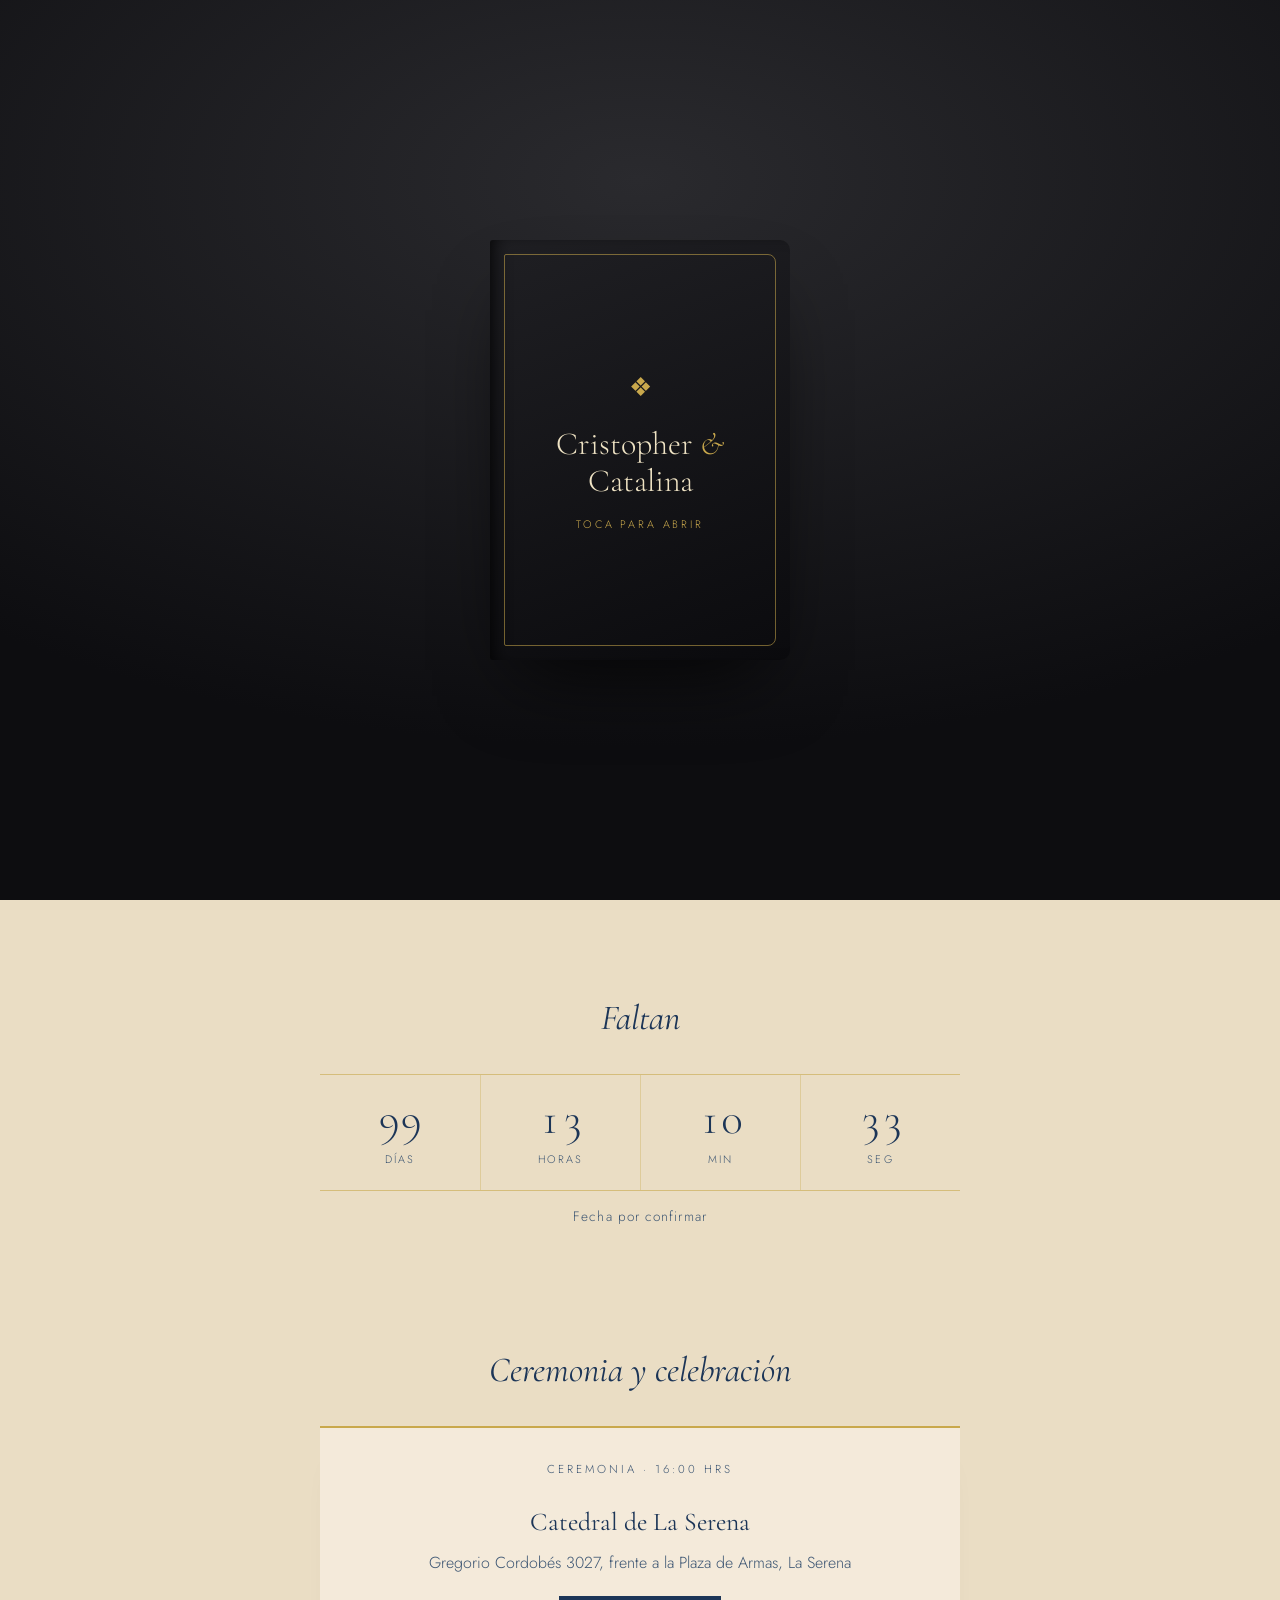
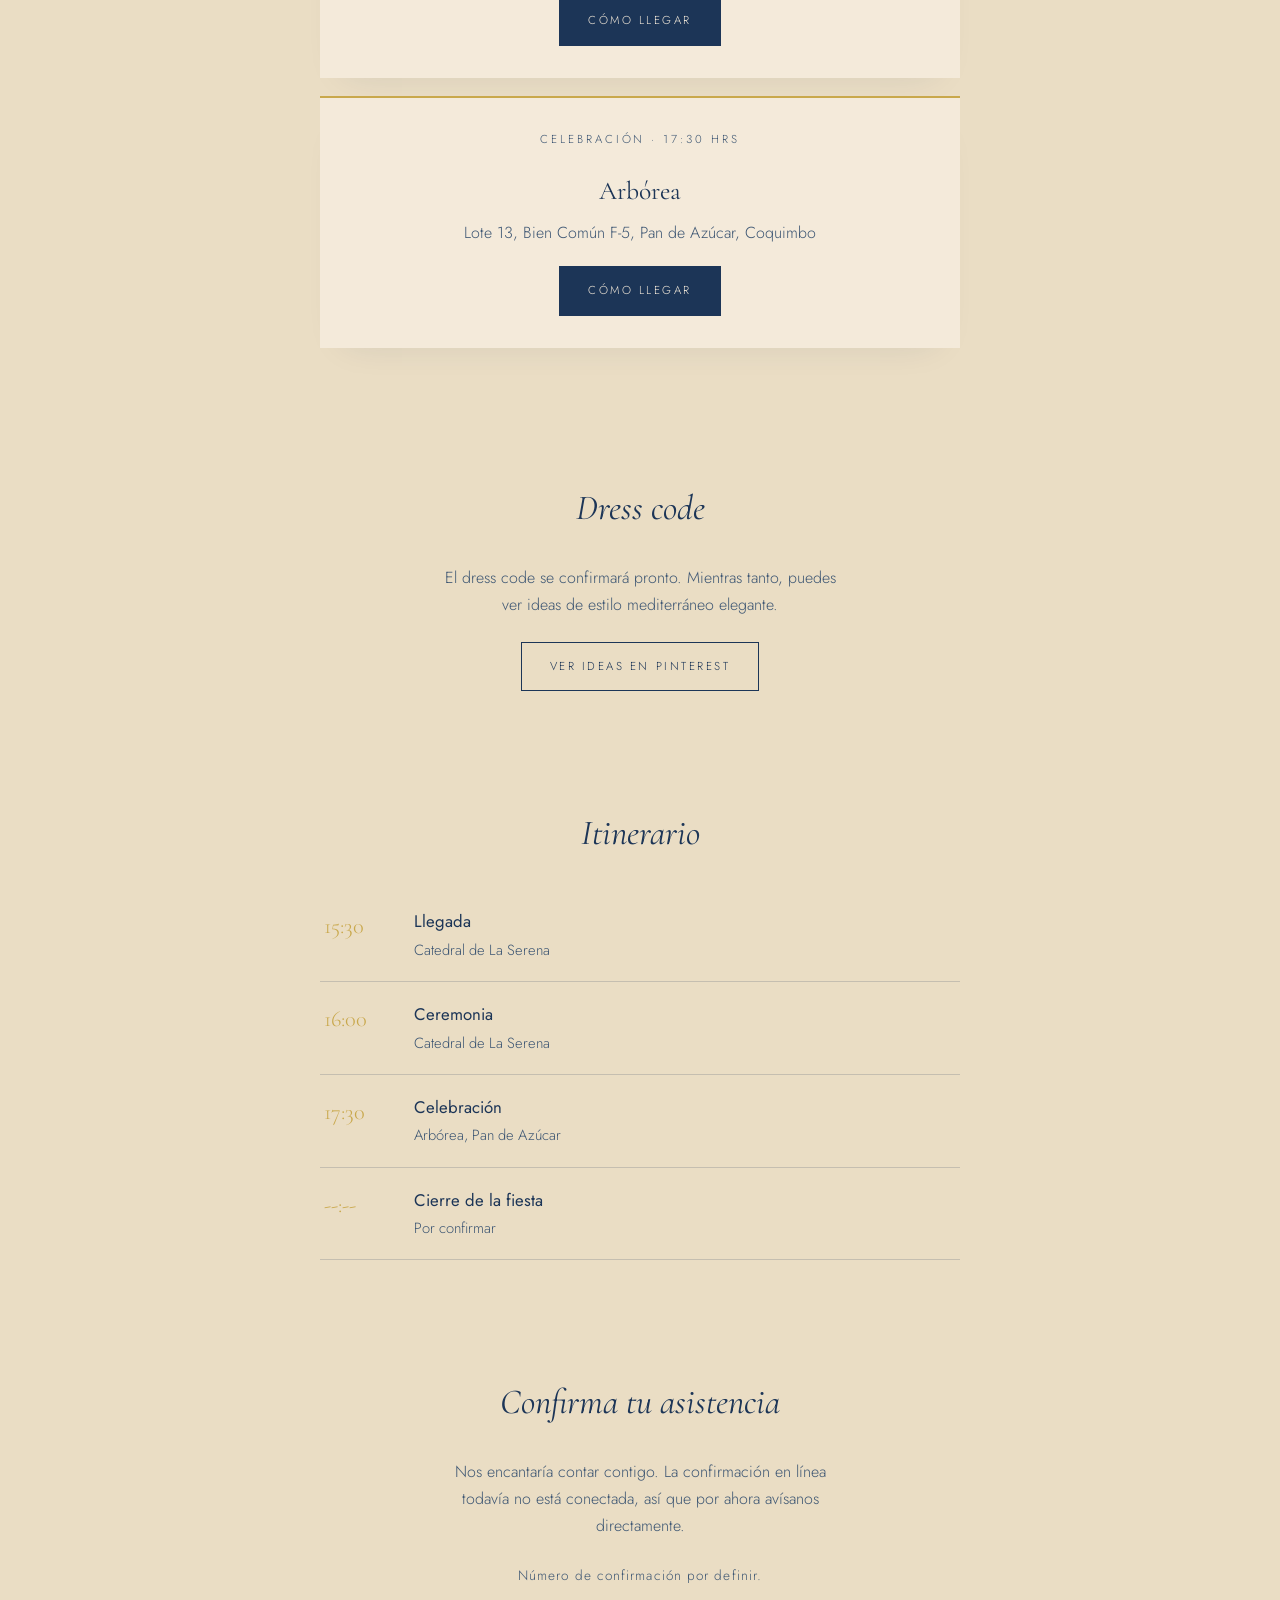
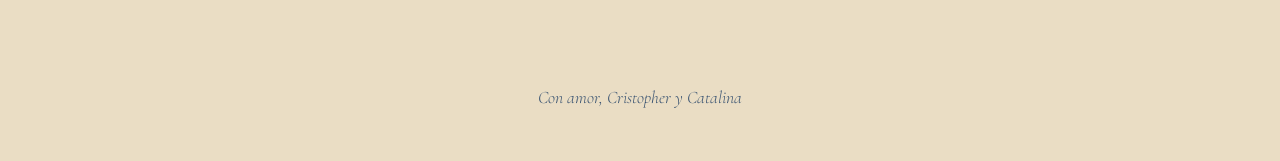
<file: invitacion/index.html>
<!doctype html>
<html lang="es">
<head>
  <meta charset="utf-8">
  <meta name="viewport" content="width=device-width, initial-scale=1">
  <title>Cristopher & Catalina · Boda</title>
  <meta name="description" content="Invitación de boda de Cristopher y Catalina: ceremonia, celebración, dress code e itinerario.">
  <link rel="preconnect" href="https://fonts.googleapis.com">
  <link rel="preconnect" href="https://fonts.gstatic.com" crossorigin>
  <link rel="stylesheet" href="https://fonts.googleapis.com/css2?family=Cormorant+Garamond:ital,wght@0,400;0,500;1,400;1,500&family=Jost:wght@300;400&display=swap">
  <link rel="stylesheet" href="styles.css">
</head>
<body>

  <!-- Libro negro: se abre y muestra la invitación -->
  <div class="libro" id="libro">
    <button class="libro__tapa" id="abrirLibro" type="button" aria-label="Abrir la invitación">
      <span class="libro__ornamento" aria-hidden="true">&#10070;</span>
      <span class="libro__titulo">Cristopher <em>&amp;</em> Catalina</span>
      <span class="libro__hint">Toca para abrir</span>
    </button>
  </div>

  <!-- Portada -->
  <header class="portada" id="inicio">
    <div class="portada__contenido">
      <p class="etiqueta anim" style="--d:.1s">Nos casamos</p>
      <h1 class="portada__nombres anim" style="--d:.3s">
        <span>Cristopher</span>
        <em>&amp;</em>
        <span>Catalina</span>
      </h1>
      <p class="portada__fecha anim" style="--d:.6s">Ceremonia 16:00 hrs · Celebración 17:30 hrs</p>
      <a class="portada__ir anim" style="--d:.8s" href="#ceremonia">Ver detalles</a>
    </div>
  </header>

  <main>

    <!-- Cuenta regresiva -->
    <section class="bloque bloque--centro reveal" aria-labelledby="t-cuenta">
      <h2 id="t-cuenta" class="titulo">Faltan</h2>
      <div class="cuenta" id="cuenta" role="timer" aria-label="Cuenta regresiva">
        <div><span data-k="dias">--</span><small>días</small></div>
        <div><span data-k="horas">--</span><small>horas</small></div>
        <div><span data-k="minutos">--</span><small>min</small></div>
        <div><span data-k="segundos">--</span><small>seg</small></div>
      </div>
      <p class="nota">Fecha por confirmar</p>
    </section>

    <!-- Ceremonia y celebración -->
    <section class="bloque" id="ceremonia" aria-labelledby="t-ceremonia">
      <h2 id="t-ceremonia" class="titulo reveal">Ceremonia y celebración</h2>

      <article class="lugar reveal">
        <p class="etiqueta">Ceremonia · 16:00 hrs</p>
        <h3>Catedral de La Serena</h3>
        <p>Gregorio Cordobés 3027, frente a la Plaza de Armas, La Serena</p>
        <a class="boton" target="_blank" rel="noopener"
           href="https://www.google.com/maps/search/?api=1&amp;query=Catedral+de+La+Serena+Gregorio+Cordobes+3027">Cómo llegar</a>
      </article>

      <article class="lugar reveal">
        <p class="etiqueta">Celebración · 17:30 hrs</p>
        <h3>Arbórea</h3>
        <p>Lote 13, Bien Común F-5, Pan de Azúcar, Coquimbo</p>
        <a class="boton" target="_blank" rel="noopener"
           href="https://www.google.com/maps/search/?api=1&amp;query=Lote+13+Bien+Comun+F-5+Pan+de+Azucar+Coquimbo">Cómo llegar</a>
      </article>
    </section>

    <!-- Dress code -->
    <section class="bloque" aria-labelledby="t-dresscode">
      <h2 id="t-dresscode" class="titulo reveal">Dress code</h2>
      <p class="texto reveal">El dress code se confirmará pronto. Mientras tanto, puedes ver ideas de estilo mediterráneo elegante.</p>
      <div class="acciones reveal">
        <a class="boton boton--suave" target="_blank" rel="noopener"
           href="https://www.pinterest.com/search/pins/?q=vestimenta%20boda%20mediterranea%20elegante">Ver ideas en Pinterest</a>
      </div>
    </section>

    <!-- Itinerario -->
    <section class="bloque" aria-labelledby="t-itinerario">
      <h2 id="t-itinerario" class="titulo reveal">Itinerario</h2>
      <ol class="itinerario">
        <li class="reveal"><time>15:30</time><div><strong>Llegada</strong><span>Catedral de La Serena</span></div></li>
        <li class="reveal"><time>16:00</time><div><strong>Ceremonia</strong><span>Catedral de La Serena</span></div></li>
        <li class="reveal"><time>17:30</time><div><strong>Celebración</strong><span>Arbórea, Pan de Azúcar</span></div></li>
        <li class="reveal"><time>--:--</time><div><strong>Cierre de la fiesta</strong><span>Por confirmar</span></div></li>
      </ol>
    </section>

    <!-- Confirmación -->
    <section class="bloque bloque--centro" aria-labelledby="t-rsvp">
      <h2 id="t-rsvp" class="titulo reveal">Confirma tu asistencia</h2>
      <p class="texto reveal">Nos encantaría contar contigo. La confirmación en línea todavía no está conectada, así que por ahora avísanos directamente.</p>
      <p class="nota reveal">Número de confirmación por definir.</p>
    </section>

  </main>

  <footer class="pie">
    <p>Con amor, Cristopher y Catalina</p>
  </footer>

  <script src="script.js"></script>
</body>
</html>
</file>
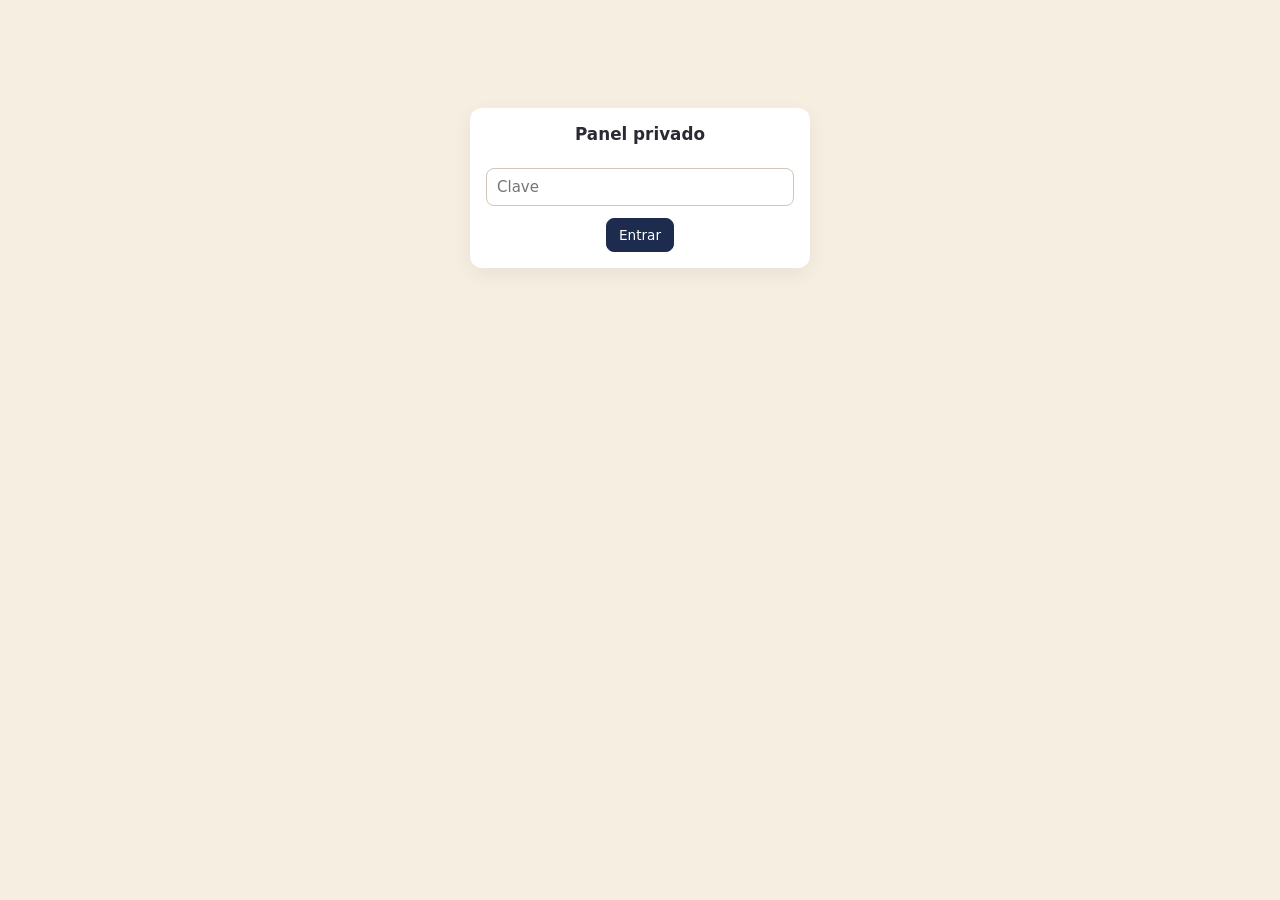
<file: invitacion/admin.html>
<!doctype html>
<html lang="es">
<head>
  <meta charset="utf-8">
  <meta name="viewport" content="width=device-width, initial-scale=1">
  <meta name="robots" content="noindex, nofollow">
  <title>Panel privado · Boda</title>
  <style>
    :root { --azul:#1d2b4f; --oro:#c9a45c; --papel:#f6efe1; --tinta:#2a2a33; --sello:#a8432f; --verde:#4f7a4a; }
    * { box-sizing: border-box; }
    body { margin:0; font-family: system-ui, -apple-system, "Segoe UI", sans-serif; background:var(--papel); color:var(--tinta); font-size:15px; }
    [hidden] { display:none !important; }
    header { background:var(--azul); color:var(--oro); padding:16px; display:flex; justify-content:space-between; align-items:center; flex-wrap:wrap; gap:8px; }
    header h1 { font-size:1.1rem; margin:0; font-family:Georgia, serif; font-weight:normal; letter-spacing:.05em; }
    main { max-width:960px; margin:0 auto; padding:16px; display:grid; gap:20px; }
    section { background:#fff; border-radius:12px; padding:16px; box-shadow:0 6px 20px rgba(0,0,0,.06); }
    h2 { margin:0 0 12px; font-size:1.05rem; }
    .resumen { display:grid; grid-template-columns:repeat(auto-fit, minmax(130px,1fr)); gap:10px; }
    .tarjeta-num { background:var(--papel); border-radius:10px; padding:12px; text-align:center; }
    .tarjeta-num strong { display:block; font-size:1.6rem; font-family:Georgia, serif; }
    .tarjeta-num small { opacity:.7; }
    .cuenta { display:grid; grid-template-columns:repeat(4,1fr); gap:8px; text-align:center; }
    .cuenta span { display:block; font-size:1.5rem; font-variant-numeric:tabular-nums; font-family:Georgia, serif; }
    .cuenta small { font-size:.7rem; text-transform:uppercase; letter-spacing:.08em; opacity:.7; }
    form.nuevo { display:grid; grid-template-columns:repeat(auto-fit, minmax(150px,1fr)); gap:8px; align-items:end; }
    label { display:grid; gap:4px; font-size:.8rem; }
    input, select, textarea { font:inherit; padding:9px 10px; border:1px solid #cfc6b3; border-radius:8px; background:#fff; color:var(--tinta); width:100%; }
    button, .btn { font:inherit; cursor:pointer; padding:8px 12px; border-radius:8px; border:1px solid var(--azul); background:var(--azul); color:#fff; text-decoration:none; display:inline-block; font-size:.85rem; }
    button.sec, .btn.sec { background:#fff; color:var(--azul); }
    button.wa, .btn.wa { background:var(--verde); border-color:var(--verde); }
    button.peligro { background:#fff; color:var(--sello); border-color:var(--sello); }
    table { width:100%; border-collapse:collapse; font-size:.9rem; }
    th, td { text-align:left; padding:8px 6px; border-bottom:1px solid #eee; vertical-align:top; }
    th { font-size:.72rem; text-transform:uppercase; letter-spacing:.06em; opacity:.6; }
    .estado { display:inline-block; padding:2px 8px; border-radius:99px; font-size:.75rem; }
    .estado--pendiente { background:#f3e7c9; color:#7a5a12; }
    .estado--si { background:#dcebd6; color:var(--verde); }
    .estado--no { background:#f3d7cf; color:var(--sello); }
    .acciones { display:flex; gap:6px; flex-wrap:wrap; }
    .lista { display:grid; gap:8px; }
    .item { background:var(--papel); border-radius:8px; padding:10px 12px; }
    .item small { opacity:.7; }
    .aviso { font-size:.85rem; opacity:.8; margin:8px 0 0; }
    .login { max-width:340px; margin:12vh auto; text-align:center; }
    .login input { margin:12px 0; }
    .tabla-wrap { overflow-x:auto; }
    @media (max-width:640px) { .cuenta { grid-template-columns:repeat(2,1fr); } }
  </style>
</head>
<body>

  <!-- Acceso simple: protege la vista en este navegador, no es seguridad real -->
  <section class="login" id="login" hidden>
    <h2>Panel privado</h2>
    <input id="clave" type="password" placeholder="Clave">
    <button id="entrar" type="button">Entrar</button>
    <p class="aviso" id="claveError" hidden>Clave incorrecta.</p>
  </section>

  <div id="panel" hidden>
    <header>
      <h1>Invitados · Cristopher &amp; Catalina</h1>
      <div class="cuenta" id="cuenta" role="timer" aria-label="Cuenta regresiva">
        <div><span data-k="dias">00</span><small>días</small></div>
        <div><span data-k="horas">00</span><small>horas</small></div>
        <div><span data-k="minutos">00</span><small>min</small></div>
        <div><span data-k="segundos">00</span><small>seg</small></div>
      </div>
    </header>

    <main>
      <section aria-labelledby="t-resumen">
        <h2 id="t-resumen">Resumen</h2>
        <div class="resumen">
          <div class="tarjeta-num"><strong id="nTotal">0</strong><small>invitados</small></div>
          <div class="tarjeta-num"><strong id="nSi">0</strong><small>confirmados</small></div>
          <div class="tarjeta-num"><strong id="nNo">0</strong><small>no asisten</small></div>
          <div class="tarjeta-num"><strong id="nPend">0</strong><small>sin responder</small></div>
          <div class="tarjeta-num"><strong id="nPases">0</strong><small>pases confirmados</small></div>
        </div>
      </section>

      <section aria-labelledby="t-nuevo">
        <h2 id="t-nuevo">Agregar invitado o familia</h2>
        <form class="nuevo" id="formNuevo">
          <label>Nombre o familia<input name="nombre" required maxlength="80" placeholder="Familia Pérez"></label>
          <label>Pases<select name="pases"><option>1</option><option>2</option><option>3</option><option>4</option></select></label>
          <label>WhatsApp (con código país)<input name="telefono" inputmode="tel" placeholder="56912345678"></label>
          <button type="submit">Agregar</button>
        </form>
        <p class="aviso" id="avisoNuevo" hidden></p>
      </section>

      <section aria-labelledby="t-lista">
        <h2 id="t-lista">Invitados</h2>
        <div class="tabla-wrap">
          <table>
            <thead><tr><th>Invitado</th><th>Pases</th><th>Estado</th><th>Enlace y envío</th></tr></thead>
            <tbody id="filas"></tbody>
          </table>
        </div>
        <p class="aviso">El enlace de cada invitado lleva su nombre y sus pases. Usa "WhatsApp" para enviarlo, o "Recordar" a quienes aún no responden.</p>
      </section>

      <section aria-labelledby="t-alergias">
        <h2 id="t-alergias">Alergias y restricciones</h2>
        <div class="lista" id="listaAlergias"></div>
      </section>

      <section aria-labelledby="t-mensajes">
        <h2 id="t-mensajes">Mensajes de felicidades</h2>
        <div class="lista" id="listaMensajes"></div>
      </section>

      <section aria-labelledby="t-exp">
        <h2 id="t-exp">Datos</h2>
        <div class="acciones">
          <button id="actualizar" type="button">Actualizar respuestas</button>
          <button class="sec" id="exportar" type="button">Exportar respaldo (JSON)</button>
          <button class="peligro" id="borrarTodo" type="button">Borrar todo</button>
        </div>
        <p class="aviso">Los datos se guardan solo en este navegador. Para ver respuestas de todos los invitados desde cualquier dispositivo se necesita un backend.</p>
      </section>
    </main>
  </div>

  <script>
    (() => {
      // ---------- Configuración ----------
      // URL de la aplicación web de Google Apps Script (ver apps-script/Code.gs).
      // Con endpoint configurado, la clave que escribes al entrar es el TOKEN_ADMIN del script.
      const ENDPOINT_RSVP = '';
      const FECHA_BODA = new Date('2027-03-14T16:00:00-03:00');
      const DATOS = 'admin-boda-invitados';
      const RSVP = 'pasaporte-boda-rsvp';

      const $ = (id) => document.getElementById(id);
      const escapar = (t) => String(t ?? '').replace(/[&<>"']/g, (c) => ({ '&':'&amp;','<':'&lt;','>':'&gt;','"':'&quot;',"'":'&#39;' }[c]));
      const leer = (k, d) => { try { return JSON.parse(localStorage.getItem(k)) ?? d; } catch (_) { return d; } };
      const guardar = (k, v) => { try { localStorage.setItem(k, JSON.stringify(v)); } catch (_) {} };

      // ---------- Acceso ----------
      // ---------- Acceso ----------
      let respuestasRemotas = null;
      let token = '';

      async function cargarRemotas(clave) {
        const r = await fetch(`${ENDPOINT_RSVP}?token=${encodeURIComponent(clave)}`);
        const j = await r.json();
        if (j.error) throw new Error(j.error);
        return j.respuestas;
      }

      async function entrar(clave) {
        if (ENDPOINT_RSVP) {
          respuestasRemotas = await cargarRemotas(clave); // lanza error si la clave no sirve
          token = clave;
        }
        try { sessionStorage.setItem('admin-ok', '1'); } catch (_) {}
        mostrarPanel();
      }

      $('entrar').addEventListener('click', () => {
        entrar($('clave').value).catch(() => { $('claveError').hidden = false; });
      });
      $('clave').addEventListener('keydown', (e) => { if (e.key === 'Enter') $('entrar').click(); });

      // Sin endpoint, el panel solo muestra datos de este navegador
      if (!ENDPOINT_RSVP && sessionStorage.getItem('admin-ok') === '1') mostrarPanel();
      else $('login').hidden = false;

      function mostrarPanel() {
        $('login').hidden = true;
        $('panel').hidden = false;
        render();
        actualizarCuenta();
        setInterval(actualizarCuenta, 1000);
      }

      async function refrescar() {
        if (!ENDPOINT_RSVP) return render();
        try { respuestasRemotas = await cargarRemotas(token); render(); }
        catch (_) { $('avisoNuevo').textContent = 'No se pudieron cargar las respuestas.'; $('avisoNuevo').hidden = false; }
      }
      $('actualizar').addEventListener('click', refrescar);

      // ---------- Datos ----------
      let invitados = leer(DATOS, []);
      const guardarInvitados = () => guardar(DATOS, invitados);
      const respuestas = () => respuestasRemotas || leer(RSVP, []);

      // Estado de cada invitado según sus respuestas (por campo "invitado")
      function estadoDe(inv) {
        const r = respuestas().filter((x) => x.invitado === inv.id).slice(-1)[0];
        if (!r) return { estado: 'pendiente' };
        return { estado: r.asiste ? 'si' : 'no', respuesta: r };
      }

      // ---------- Enlaces y mensajes ----------
      function enlaceDe(inv) {
        const base = location.href.replace(/admin\.html.*$/, 'index.html');
        const q = new URLSearchParams({ inv: inv.id, para: inv.nombre, pases: inv.pases });
        return `${base}?${q.toString()}`;
      }
      function mensajeInvitacion(inv) {
        return `Hola ${inv.nombre}, con mucho cariño te invitamos a nuestra boda. Abre tu pasaporte personalizado aquí: ${enlaceDe(inv)}`;
      }
      function mensajeRecordatorio(inv) {
        return `Hola ${inv.nombre}, te recordamos confirmar tu asistencia a nuestra boda. Tu pasaporte: ${enlaceDe(inv)}`;
      }
      function linkWhatsApp(inv, texto) {
        const tel = (inv.telefono || '').replace(/\D/g, '');
        const destino = tel ? `https://wa.me/${tel}` : 'https://wa.me/';
        return `${destino}?text=${encodeURIComponent(texto)}`;
      }

      // ---------- Render ----------
      function render() {
        const filas = invitados.map((inv) => {
          const { estado } = estadoDe(inv);
          const etiqueta = { pendiente: 'Pendiente', si: 'Asiste', no: 'No asiste' }[estado];
          const puedeRecordar = estado === 'pendiente';
          return `
            <tr>
              <td><strong>${escapar(inv.nombre)}</strong><br><small>${escapar(inv.telefono || 'sin teléfono')}</small></td>
              <td>${inv.pases}</td>
              <td><span class="estado estado--${estado}">${etiqueta}</span></td>
              <td>
                <div class="acciones">
                  <a class="btn wa" target="_blank" rel="noopener" href="${linkWhatsApp(inv, mensajeInvitacion(inv))}">WhatsApp</a>
                  ${puedeRecordar ? `<a class="btn sec" target="_blank" rel="noopener" href="${linkWhatsApp(inv, mensajeRecordatorio(inv))}">Recordar</a>` : ''}
                  <button class="sec" data-copiar="${escapar(inv.id)}" type="button">Copiar enlace</button>
                  <button class="peligro" data-borrar="${escapar(inv.id)}" type="button">Quitar</button>
                </div>
              </td>
            </tr>`;
        }).join('');
        $('filas').innerHTML = filas || '<tr><td colspan="4">Aún no hay invitados. Agrega el primero arriba.</td></tr>';

        const conEstado = invitados.map((inv) => ({ inv, ...estadoDe(inv) }));
        const si = conEstado.filter((x) => x.estado === 'si');
        $('nTotal').textContent = invitados.length;
        $('nSi').textContent = si.length;
        $('nNo').textContent = conEstado.filter((x) => x.estado === 'no').length;
        $('nPend').textContent = conEstado.filter((x) => x.estado === 'pendiente').length;
        $('nPases').textContent = si.reduce((n, x) => n + (x.respuesta.personas || 0), 0);

        const todas = respuestas();
        const conAlergia = todas.filter((r) => r.alergias);
        $('listaAlergias').innerHTML = conAlergia.length
          ? conAlergia.map((r) => `<div class="item"><strong>${escapar(r.nombre)}</strong><br>${escapar(r.alergias)}</div>`).join('')
          : '<p class="aviso">Sin alergias o restricciones registradas.</p>';

        const conMensaje = todas.filter((r) => r.mensaje);
        $('listaMensajes').innerHTML = conMensaje.length
          ? conMensaje.map((r) => `<div class="item"><strong>${escapar(r.nombre)}</strong><br>${escapar(r.mensaje)}</div>`).join('')
          : '<p class="aviso">Aún no hay mensajes.</p>';
      }

      // ---------- Acciones ----------
      $('formNuevo').addEventListener('submit', (e) => {
        e.preventDefault();
        const f = new FormData(e.target);
        const nombre = (f.get('nombre') || '').toString().trim();
        if (!nombre) return;
        invitados.push({
          id: Math.random().toString(36).slice(2, 10),
          nombre,
          pases: Number(f.get('pases')) || 1,
          telefono: (f.get('telefono') || '').toString().trim(),
        });
        guardarInvitados();
        e.target.reset();
        render();
      });

      $('filas').addEventListener('click', async (e) => {
        const copiar = e.target.dataset.copiar;
        const borrar = e.target.dataset.borrar;
        if (copiar) {
          const inv = invitados.find((x) => x.id === copiar);
          try { await navigator.clipboard.writeText(enlaceDe(inv)); e.target.textContent = 'Copiado'; }
          catch (_) { prompt('Copia el enlace:', enlaceDe(inv)); }
        }
        if (borrar && confirm('¿Quitar a este invitado?')) {
          invitados = invitados.filter((x) => x.id !== borrar);
          guardarInvitados();
          render();
        }
      });

      $('exportar').addEventListener('click', () => {
        const blob = new Blob([JSON.stringify({ invitados, respuestas: respuestas() }, null, 2)], { type: 'application/json' });
        const url = URL.createObjectURL(blob);
        const a = document.createElement('a');
        a.href = url;
        a.download = 'respaldo-boda.json';
        a.click();
        setTimeout(() => URL.revokeObjectURL(url), 1000);
      });

      $('borrarTodo').addEventListener('click', () => {
        if (!confirm('Esto borra invitados y respuestas de este navegador. ¿Continuar?')) return;
        invitados = [];
        guardarInvitados();
        try { localStorage.removeItem(RSVP); } catch (_) {}
        render();
      });

      // ---------- Cuenta regresiva ----------
      function actualizarCuenta() {
        const seg = Math.floor(Math.max(0, FECHA_BODA - new Date()) / 1000);
        const d = (n) => String(n).padStart(2, '0');
        document.querySelector('[data-k="dias"]').textContent = d(Math.floor(seg / 86400));
        document.querySelector('[data-k="horas"]').textContent = d(Math.floor((seg % 86400) / 3600));
        document.querySelector('[data-k="minutos"]').textContent = d(Math.floor((seg % 3600) / 60));
        document.querySelector('[data-k="segundos"]').textContent = d(seg % 60);
      }
    })();
  </script>
</body>
</html>
</file>
<file: invitacion/styles.css>
/* Invitación mediterránea sobria: arena, azul marino y dorado. */
:root {
  --arena: #EADDC4;
  --arena-clara: #F4EADA;
  --azul: #1C3557;
  --azul-suave: #3D5673;
  --dorado: #C9A84C;
  --tinta: #1D2530;
  --sombra: rgba(28, 53, 87, .14);
  --serif: "Cormorant Garamond", Garamond, Georgia, serif;
  --sans: "Jost", "Helvetica Neue", Arial, sans-serif;
}

* { box-sizing: border-box; }
[hidden] { display: none !important; }

body {
  margin: 0;
  background: var(--arena);
  color: var(--tinta);
  font-family: var(--sans);
  font-weight: 300;
  font-size: 16px;
  line-height: 1.7;
  -webkit-font-smoothing: antialiased;
  overflow-x: hidden;
}

h1, h2, h3 { font-family: var(--serif); font-weight: 400; margin: 0; text-wrap: balance; }
p { margin: 0; }

/* ---------- Etiquetas y botones ---------- */
.etiqueta {
  font-size: .72rem;
  letter-spacing: .26em;
  text-transform: uppercase;
  color: var(--dorado);
}
.boton {
  display: inline-block;
  padding: 14px 28px;
  font-size: .72rem;
  letter-spacing: .22em;
  text-transform: uppercase;
  text-decoration: none;
  color: var(--arena-clara);
  background: var(--azul);
  border: 1px solid var(--azul);
  transition: transform .35s ease, background .35s ease, color .35s ease, box-shadow .35s ease;
}
.boton:hover,
.boton:focus-visible {
  transform: translateY(-2px);
  box-shadow: 0 12px 24px -12px var(--sombra);
  outline: none;
}
.boton:focus-visible { outline: 1px solid var(--dorado); outline-offset: 4px; }
.boton--suave { background: transparent; color: var(--azul); }
.boton--suave:hover { background: var(--azul); color: var(--arena-clara); }

/* ---------- Portada: fotografía de fondo con velo ---------- */
.portada {
  position: relative;
  min-height: 100vh;
  min-height: 100dvh;
  display: grid;
  place-items: center;
  padding: 48px 24px;
  text-align: center;
  color: var(--arena-clara);
  isolation: isolate;
  overflow: hidden;
}
.portada::before {
  content: "";
  position: absolute;
  inset: -4%;
  z-index: -2;
  background: url("fotos/anillos.jpg") center 55% / cover no-repeat;
  animation: zoom-lento 14s ease-out both;
}
.portada::after {
  content: "";
  position: absolute;
  inset: 0;
  z-index: -1;
  background: linear-gradient(180deg, rgba(28,53,87,.45) 0%, rgba(28,53,87,.82) 100%);
}
.portada__contenido { display: grid; gap: 14px; justify-items: center; }
.portada .etiqueta { color: var(--dorado); }
.portada__nombres {
  font-size: clamp(2.8rem, 12vw, 5rem);
  line-height: 1.02;
  display: grid;
  gap: 2px;
}
.portada__nombres em { color: var(--dorado); font-size: .6em; }
.portada__fecha { font-size: .95rem; letter-spacing: .04em; opacity: .9; }
.portada__ir {
  margin-top: 22px;
  font-size: .72rem;
  letter-spacing: .26em;
  text-transform: uppercase;
  color: var(--arena-clara);
  text-decoration: none;
  border-bottom: 1px solid var(--dorado);
  padding-bottom: 4px;
}

/* ---------- Bloques ---------- */
main { max-width: 680px; margin: 0 auto; padding: 0 20px; }
.bloque { padding: 88px 0 24px; }
.bloque--centro { text-align: center; }
.titulo {
  font-size: 2.2rem;
  font-style: italic;
  color: var(--azul);
  text-align: center;
  margin-bottom: 26px;
}
.texto { text-align: center; color: var(--azul-suave); max-width: 46ch; margin: 0 auto 24px; }
.nota { margin-top: 14px; font-size: .85rem; letter-spacing: .08em; color: var(--azul-suave); }
.acciones { display: flex; justify-content: center; flex-wrap: wrap; gap: 12px; }

/* ---------- Cuenta regresiva ---------- */
.cuenta {
  display: grid;
  grid-template-columns: repeat(4, 1fr);
  border-top: 1px solid rgba(201,168,76,.6);
  border-bottom: 1px solid rgba(201,168,76,.6);
}
.cuenta > div { padding: 22px 4px; }
.cuenta > div + div { border-left: 1px solid rgba(201,168,76,.35); }
.cuenta span {
  display: block;
  font-family: var(--serif);
  font-size: clamp(2rem, 8vw, 2.8rem);
  color: var(--azul);
  line-height: 1;
  font-variant-numeric: tabular-nums;
  transition: transform .3s ease;
}
.cuenta span.tick { transform: translateY(-3px); }
.cuenta small {
  display: block;
  margin-top: 8px;
  font-size: .68rem;
  letter-spacing: .2em;
  text-transform: uppercase;
  color: var(--azul-suave);
}

/* ---------- Lugares ---------- */
.lugar {
  background: var(--arena-clara);
  padding: 32px 28px;
  margin-bottom: 18px;
  text-align: center;
  border-top: 2px solid var(--dorado);
  box-shadow: 0 18px 36px -26px var(--sombra);
  transition: transform .4s ease, box-shadow .4s ease;
}
.lugar:hover { transform: translateY(-4px); box-shadow: 0 26px 44px -26px var(--sombra); }
.lugar h3 { font-size: 1.6rem; color: var(--azul); margin: 8px 0 6px; }
.lugar p { color: var(--azul-suave); margin-bottom: 20px; }

/* ---------- Itinerario ---------- */
.itinerario { list-style: none; margin: 0; padding: 0; display: grid; gap: 0; }
.itinerario li {
  display: grid;
  grid-template-columns: 74px 1fr;
  gap: 16px;
  padding: 18px 4px;
  border-bottom: 1px solid rgba(28,53,87,.18);
}
.itinerario time { font-family: var(--serif); font-size: 1.4rem; color: var(--dorado); }
.itinerario strong { display: block; font-weight: 400; color: var(--azul); font-size: 1.05rem; }
.itinerario span { color: var(--azul-suave); font-size: .92rem; }

/* ---------- Pie ---------- */
.pie { text-align: center; padding: 72px 20px 48px; font-family: var(--serif); font-style: italic; font-size: 1.1rem; color: var(--azul-suave); }

/* ---------- Animaciones ---------- */
@keyframes zoom-lento {
  from { transform: scale(1.12); }
  to   { transform: scale(1); }
}
@keyframes subir {
  from { opacity: 0; transform: translateY(18px); }
  to   { opacity: 1; transform: none; }
}
/* Entrada de la portada, escalonada con --d */
.anim { opacity: 0; animation: subir 1.1s cubic-bezier(.2,.7,.2,1) var(--d, 0s) both; }

/* Revelado al hacer scroll. Sin JS, todo queda visible. */
.js .reveal { opacity: 0; transform: translateY(24px); transition: opacity 1s ease, transform 1s cubic-bezier(.2,.7,.2,1); }
.js .reveal.is-visible { opacity: 1; transform: none; }
.itinerario li.reveal { transition-delay: calc(var(--i, 0) * 120ms); }

@media (prefers-reduced-motion: reduce) {
  *, *::before, *::after { animation: none !important; transition: none !important; }
  .anim, .js .reveal { opacity: 1 !important; transform: none !important; }
}


/* ---------- Libro negro: portada que se abre hacia la invitación ---------- */
.libro {
  position: fixed;
  inset: 0;
  z-index: 50;
  display: grid;
  place-items: center;
  padding: 24px;
  background: radial-gradient(120% 90% at 50% 20%, #2a2a2e 0%, #0d0d10 70%);
  perspective: 1400px;
  transition: opacity .6s ease .9s, visibility 0s linear 1.5s;
}
.libro.is-abierto { opacity: 0; visibility: hidden; pointer-events: none; }
.libro__tapa {
  all: unset;
  box-sizing: border-box;
  cursor: pointer;
  width: min(300px, 80vw);
  aspect-ratio: 3 / 4.2;
  display: flex;
  flex-direction: column;
  align-items: center;
  justify-content: center;
  gap: 16px;
  padding: 36px 24px;
  text-align: center;
  color: #d9c08a;
  background: linear-gradient(160deg, #1f1f23 0%, #0b0b0e 100%);
  border-radius: 3px 10px 10px 3px;
  box-shadow: inset 12px 0 18px -10px rgba(0,0,0,.9), 0 40px 80px -30px rgba(0,0,0,.8);
  position: relative;
  transform-origin: left center;
  backface-visibility: hidden;
  transition: transform .5s ease;
}
.libro__tapa::before {
  content: "";
  position: absolute;
  inset: 14px;
  border: 1px solid rgba(201,168,76,.55);
  border-radius: 2px 8px 8px 2px;
  pointer-events: none;
}
.libro__tapa:hover,
.libro__tapa:focus-visible { transform: rotateY(-6deg); }
.libro__tapa:focus-visible { outline: 1px solid #C9A84C; outline-offset: 8px; }
.libro__ornamento { font-size: 1.6rem; color: #C9A84C; }
.libro__titulo { font-family: var(--serif); font-size: 2rem; line-height: 1.15; color: #efe3c4; }
.libro__titulo em { color: #C9A84C; }
.libro__hint {
  font-family: var(--sans);
  font-size: .68rem;
  letter-spacing: .26em;
  text-transform: uppercase;
  color: #C9A84C;
  animation: parpadeo 2.4s ease-in-out infinite;
}
@keyframes parpadeo { 0%, 100% { opacity: .45; } 50% { opacity: 1; } }

/* Al abrir: la tapa gira sobre el lomo y deja ver la invitación */
.libro.is-abriendo .libro__tapa {
  transform: rotateY(-175deg);
  transition: transform 1.3s cubic-bezier(.6,.05,.25,1);
}
@media (prefers-reduced-motion: reduce) {
  .libro__hint { animation: none; }
  .libro.is-abriendo .libro__tapa { transition: none; }
}
</file>
